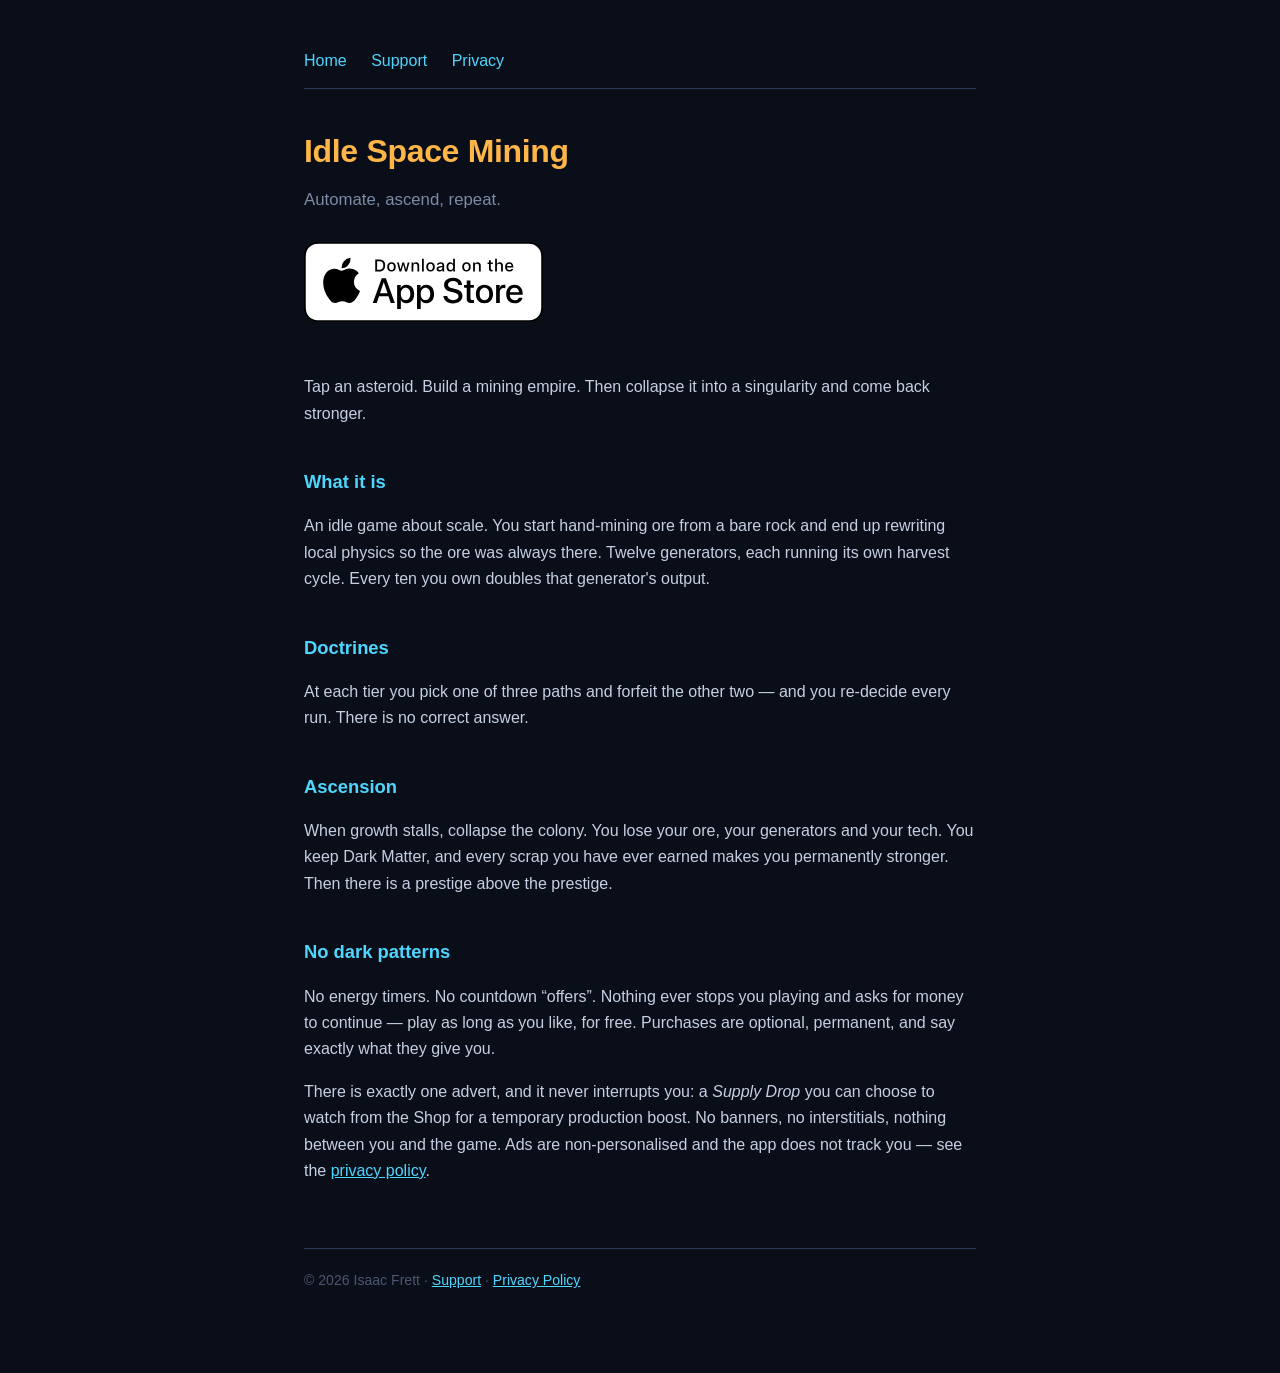
<file: index.html>
<!doctype html>
<html lang="en">
<head>
<meta charset="utf-8">
<meta name="viewport" content="width=device-width, initial-scale=1">
<title>Idle Space Mining</title>
<link rel="stylesheet" href="style.css">
</head>
<body>
<div class="wrap">
  <nav>
    <a href="index.html">Home</a>
    <a href="support.html">Support</a>
    <a href="privacy.html">Privacy</a>
  </nav>

  <h1>Idle Space Mining</h1>
  <p class="sub">Automate, ascend, repeat.</p>

  <p class="store">
    <a class="badge" href="https://apps.apple.com/us/app/idle-space-mining/id6790513254?ct=website">
      <img src="assets/app-store-badge.svg" alt="Download Idle Space Mining on the App Store" width="240" height="80">
    </a>
  </p>

  <p>Tap an asteroid. Build a mining empire. Then collapse it into a singularity and come
  back stronger.</p>

  <h2>What it is</h2>
  <p>An idle game about scale. You start hand-mining ore from a bare rock and end up
  rewriting local physics so the ore was always there. Twelve generators, each running its
  own harvest cycle. Every ten you own doubles that generator's output.</p>

  <h2>Doctrines</h2>
  <p>At each tier you pick one of three paths and forfeit the other two &mdash; and you
  re-decide every run. There is no correct answer.</p>

  <h2>Ascension</h2>
  <p>When growth stalls, collapse the colony. You lose your ore, your generators and your
  tech. You keep Dark Matter, and every scrap you have ever earned makes you permanently
  stronger. Then there is a prestige above the prestige.</p>

  <h2>No dark patterns</h2>
  <p>No energy timers. No countdown &ldquo;offers&rdquo;. Nothing ever stops you playing and
  asks for money to continue &mdash; play as long as you like, for free. Purchases are
  optional, permanent, and say exactly what they give you.</p>
  <p>There is exactly one advert, and it never interrupts you: a <em>Supply Drop</em> you can
  choose to watch from the Shop for a temporary production boost. No banners, no
  interstitials, nothing between you and the game. Ads are non-personalised and the app does
  not track you &mdash; see the <a href="privacy.html">privacy policy</a>.</p>

  <footer>
    &copy; 2026 Isaac Frett &middot;
    <a href="support.html">Support</a> &middot;
    <a href="privacy.html">Privacy Policy</a>
  </footer>
</div>
</body>
</html>
</file>
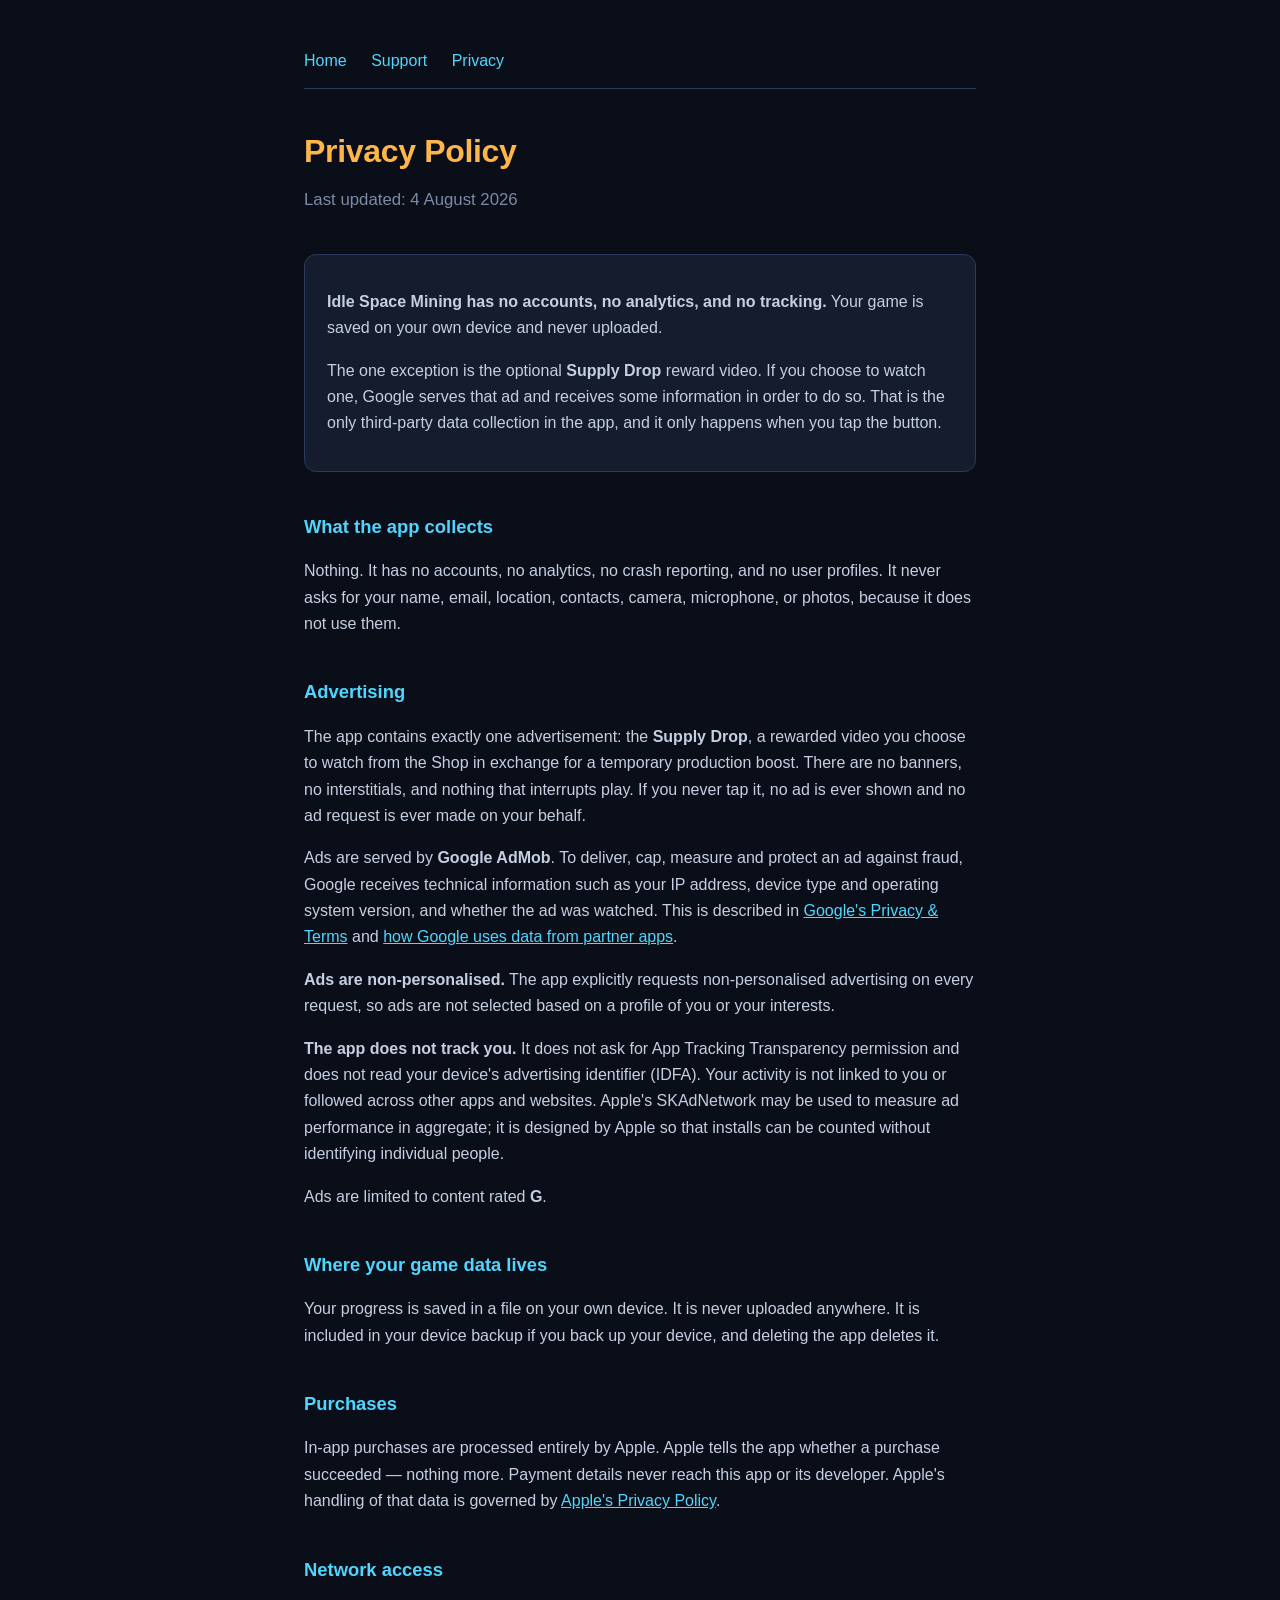
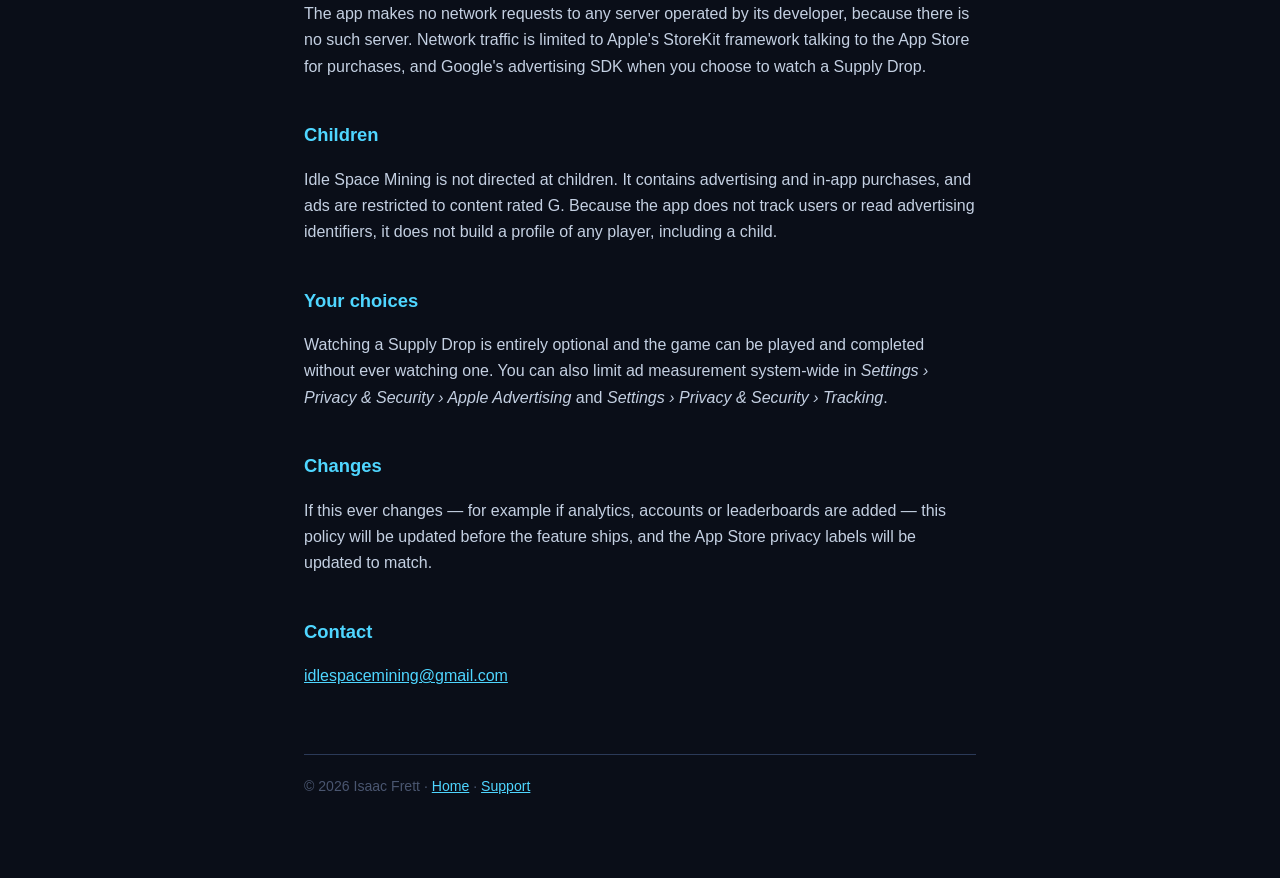
<file: privacy.html>
<!doctype html>
<html lang="en">
<head>
<meta charset="utf-8">
<meta name="viewport" content="width=device-width, initial-scale=1">
<title>Privacy Policy &mdash; Idle Space Mining</title>
<link rel="stylesheet" href="style.css">
</head>
<body>
<div class="wrap">
  <nav>
    <a href="index.html">Home</a>
    <a href="support.html">Support</a>
    <a href="privacy.html">Privacy</a>
  </nav>

  <h1>Privacy Policy</h1>
  <p class="sub">Last updated: 4 August 2026</p>

  <div class="card">
    <p><strong>Idle Space Mining has no accounts, no analytics, and no tracking.</strong>
    Your game is saved on your own device and never uploaded.</p>
    <p>The one exception is the optional <strong>Supply Drop</strong> reward video. If you
    choose to watch one, Google serves that ad and receives some information in order to do
    so. That is the only third-party data collection in the app, and it only happens when
    you tap the button.</p>
  </div>

  <h2>What the app collects</h2>
  <p>Nothing. It has no accounts, no analytics, no crash reporting, and no user profiles.
  It never asks for your name, email, location, contacts, camera, microphone, or photos,
  because it does not use them.</p>

  <h2>Advertising</h2>
  <p>The app contains exactly one advertisement: the <strong>Supply Drop</strong>, a
  rewarded video you choose to watch from the Shop in exchange for a temporary production
  boost. There are no banners, no interstitials, and nothing that interrupts play. If you
  never tap it, no ad is ever shown and no ad request is ever made on your behalf.</p>

  <p>Ads are served by <strong>Google AdMob</strong>. To deliver, cap, measure and protect
  an ad against fraud, Google receives technical information such as your IP address,
  device type and operating system version, and whether the ad was watched. This is
  described in
  <a href="https://business.safety.google/privacy/">Google's Privacy &amp; Terms</a> and
  <a href="https://support.google.com/admob/answer/6128543">how Google uses data from
  partner apps</a>.</p>

  <p><strong>Ads are non-personalised.</strong> The app explicitly requests
  non-personalised advertising on every request, so ads are not selected based on a profile
  of you or your interests.</p>

  <p><strong>The app does not track you.</strong> It does not ask for App Tracking
  Transparency permission and does not read your device's advertising identifier (IDFA).
  Your activity is not linked to you or followed across other apps and websites. Apple's
  SKAdNetwork may be used to measure ad performance in aggregate; it is designed by Apple
  so that installs can be counted without identifying individual people.</p>

  <p>Ads are limited to content rated <strong>G</strong>.</p>

  <h2>Where your game data lives</h2>
  <p>Your progress is saved in a file on your own device. It is never uploaded anywhere.
  It is included in your device backup if you back up your device, and deleting the app
  deletes it.</p>

  <h2>Purchases</h2>
  <p>In-app purchases are processed entirely by Apple. Apple tells the app whether a
  purchase succeeded &mdash; nothing more. Payment details never reach this app or its
  developer. Apple's handling of that data is governed by
  <a href="https://www.apple.com/legal/privacy/">Apple's Privacy Policy</a>.</p>

  <h2>Network access</h2>
  <p>The app makes no network requests to any server operated by its developer, because
  there is no such server. Network traffic is limited to Apple's StoreKit framework talking
  to the App Store for purchases, and Google's advertising SDK when you choose to watch a
  Supply Drop.</p>

  <h2>Children</h2>
  <p>Idle Space Mining is not directed at children. It contains advertising and in-app
  purchases, and ads are restricted to content rated G. Because the app does not track
  users or read advertising identifiers, it does not build a profile of any player,
  including a child.</p>

  <h2>Your choices</h2>
  <p>Watching a Supply Drop is entirely optional and the game can be played and completed
  without ever watching one. You can also limit ad measurement system-wide in
  <em>Settings &rsaquo; Privacy &amp; Security &rsaquo; Apple Advertising</em> and
  <em>Settings &rsaquo; Privacy &amp; Security &rsaquo; Tracking</em>.</p>

  <h2>Changes</h2>
  <p>If this ever changes &mdash; for example if analytics, accounts or leaderboards are
  added &mdash; this policy will be updated before the feature ships, and the App Store
  privacy labels will be updated to match.</p>

  <h2>Contact</h2>
  <p><a href="mailto:idlespacemining@gmail.com">idlespacemining@gmail.com</a></p>

  <footer>
    &copy; 2026 Isaac Frett &middot;
    <a href="index.html">Home</a> &middot;
    <a href="support.html">Support</a>
  </footer>
</div>
</body>
</html>
</file>
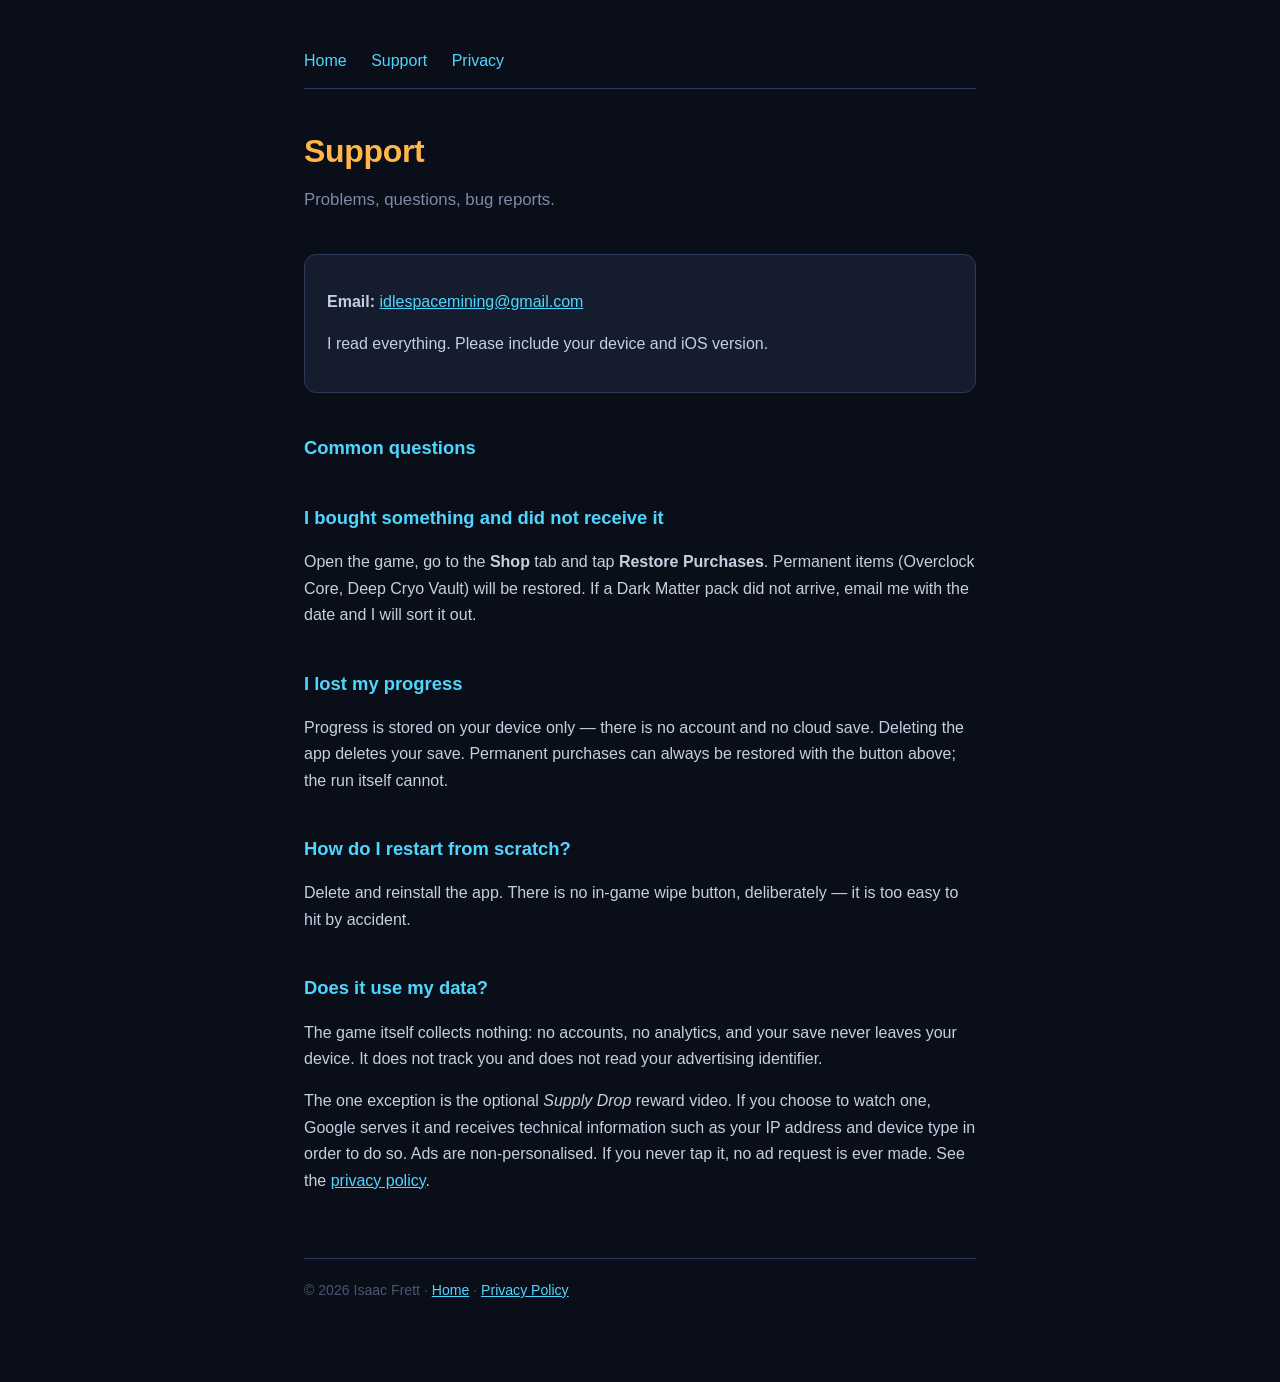
<file: support.html>
<!doctype html>
<html lang="en">
<head>
<meta charset="utf-8">
<meta name="viewport" content="width=device-width, initial-scale=1">
<title>Support &mdash; Idle Space Mining</title>
<link rel="stylesheet" href="style.css">
</head>
<body>
<div class="wrap">
  <nav>
    <a href="index.html">Home</a>
    <a href="support.html">Support</a>
    <a href="privacy.html">Privacy</a>
  </nav>

  <h1>Support</h1>
  <p class="sub">Problems, questions, bug reports.</p>

  <div class="card">
    <p><strong>Email:</strong> <a href="mailto:idlespacemining@gmail.com">idlespacemining@gmail.com</a></p>
    <p>I read everything. Please include your device and iOS version.</p>
  </div>

  <h2>Common questions</h2>

  <h2>I bought something and did not receive it</h2>
  <p>Open the game, go to the <strong>Shop</strong> tab and tap
  <strong>Restore Purchases</strong>. Permanent items (Overclock Core, Deep Cryo Vault)
  will be restored. If a Dark Matter pack did not arrive, email me with the date and I
  will sort it out.</p>

  <h2>I lost my progress</h2>
  <p>Progress is stored on your device only &mdash; there is no account and no cloud
  save. Deleting the app deletes your save. Permanent purchases can always be restored
  with the button above; the run itself cannot.</p>

  <h2>How do I restart from scratch?</h2>
  <p>Delete and reinstall the app. There is no in-game wipe button, deliberately &mdash;
  it is too easy to hit by accident.</p>

  <h2>Does it use my data?</h2>
  <p>The game itself collects nothing: no accounts, no analytics, and your save never
  leaves your device. It does not track you and does not read your advertising
  identifier.</p>
  <p>The one exception is the optional <em>Supply Drop</em> reward video. If you choose to
  watch one, Google serves it and receives technical information such as your IP address
  and device type in order to do so. Ads are non-personalised. If you never tap it, no ad
  request is ever made. See the <a href="privacy.html">privacy policy</a>.</p>

  <footer>
    &copy; 2026 Isaac Frett &middot;
    <a href="index.html">Home</a> &middot;
    <a href="privacy.html">Privacy Policy</a>
  </footer>
</div>
</body>
</html>
</file>
<file: style.css>
:root { color-scheme: dark; }
* { box-sizing: border-box; }
body {
  margin: 0; padding: 0;
  background: #0a0e18; color: #dce6f5;
  font: 16px/1.65 -apple-system, BlinkMacSystemFont, "Segoe UI", Helvetica, Arial, sans-serif;
}
.wrap { max-width: 720px; margin: 0 auto; padding: 48px 24px 80px; }
h1 { font-size: 2rem; color: #ffb547; margin: 0 0 8px; letter-spacing: -0.01em; }
h2 { font-size: 1.15rem; color: #4fd6ff; margin: 40px 0 10px; }
.sub { color: #7c8ba6; margin: 0 0 40px; font-size: 1.05rem; }
a { color: #4fd6ff; }
p, li { color: #c4d0e2; }
code { background: #141c2e; padding: 2px 6px; border-radius: 4px; font-size: 0.9em; }
nav { border-bottom: 1px solid #2b3a58; padding-bottom: 14px; margin-bottom: 36px; }
nav a { margin-right: 20px; text-decoration: none; font-weight: 500; }
footer { margin-top: 64px; padding-top: 20px; border-top: 1px solid #2b3a58; color: #4a5670; font-size: 0.88rem; }
.card { background: #141c2e; border: 1px solid #2b3a58; border-radius: 12px; padding: 18px 22px; margin: 14px 0; }

/* Apple's official App Store badge, used unmodified per Apple's marketing
   guidelines: scaled proportionally only, and given the required clear space of
   at least one quarter of the badge height on every side. */
.badge { display: inline-block; line-height: 0; }
.badge img { height: 80px; width: auto; max-width: 100%; display: block; }
@media (max-width: 380px) { .badge img { height: 64px; } }
.badge:focus-visible { outline: 3px solid #4fd6ff; outline-offset: 20px; border-radius: 6px; }
.store { margin: -12px 0 44px; }
</file>
